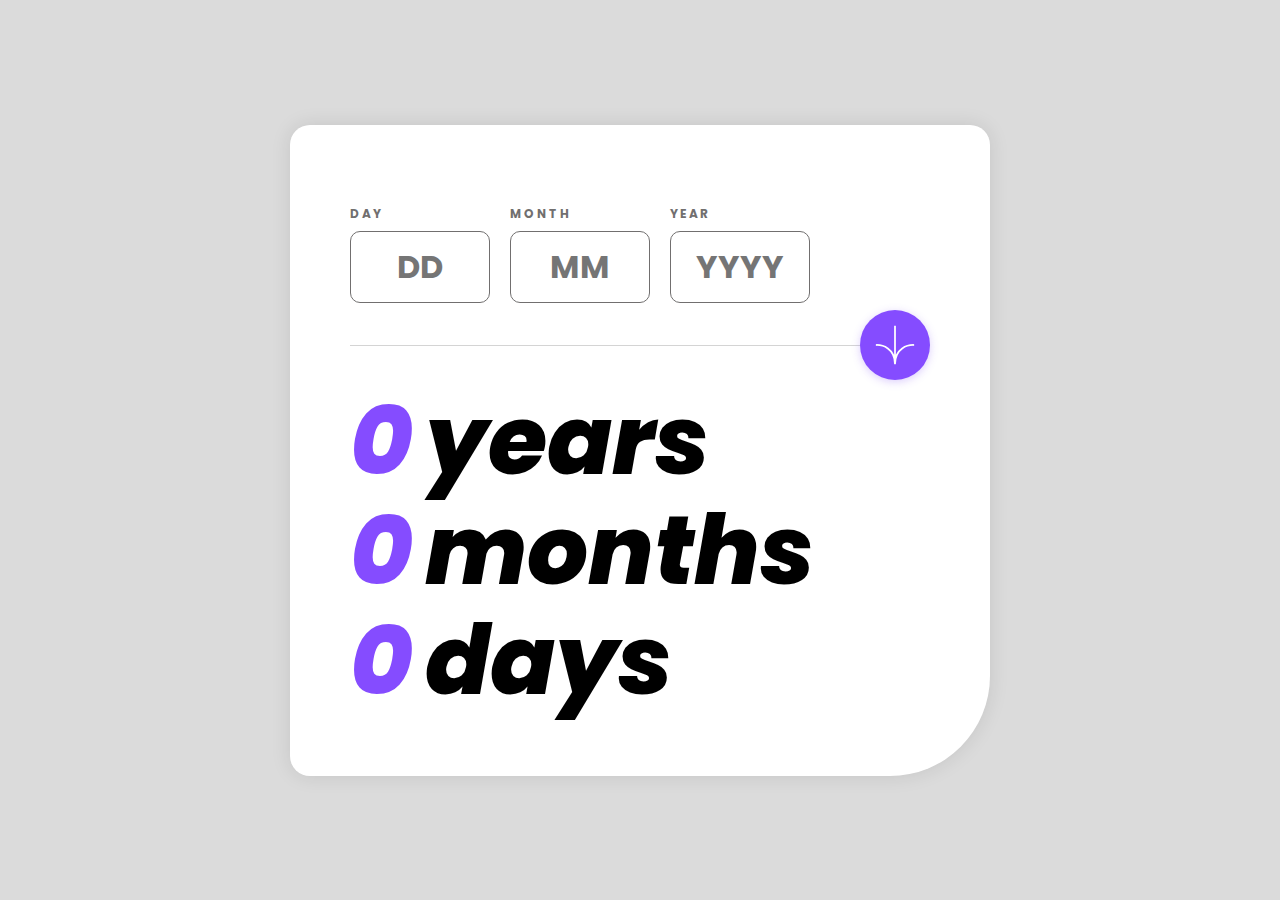
<file: index.html>
<!DOCTYPE html>
<html lang="en">
<head>
  <meta charset="UTF-8">
  <meta name="viewport" content="width=device-width, initial-scale=1.0"> <!-- displays site properly based on user's device -->
  <link rel="stylesheet" href="assets/style/bootstrap.min.css">
  <link rel="stylesheet" href="assets/style/style.css">
  <link rel="icon" type="image/png" sizes="32x32" href="./assets/images/favicon-32x32.png">
  
  <title>Frontend Mentor | Age calculator app</title>



<body>
  <div class="container"> <!--This div contains the container of the page-->
      <div class="container-input"> <!--This div contains the input fields-->
        <div class="inputs-row">
          <div class="day">
            <label for="day">DAY</label>
            <input type="number" min="01" max="31" id="day" placeholder="DD" class="custom-input">
            <span class="error-message" id="day-error"></span>
          </div>
          <div class="month">
            <label for="month">MONTH</label>
            <input type="number" min="01" max="12" id="month" placeholder="MM" class="custom-input">
            <span class="error-message" id="month-error"></span>
          </div>
          <div class="year">
            <label for="year">YEAR</label>
            <input type="number" max="2025" id="year" placeholder="YYYY" class="custom-input">
            <span class="error-message" id="year-error"></span>
          </div>
        </div>
        <div class="divider-container">
          <div class="divider-line"></div>
          <button id="calculate"><img src="assets/images/icon-arrow.svg" alt="arrow"></button>
        </div>
      </div>
      
      <div class="result-container"> <!--This div contains the result of the calculation-->
        <div class="result result-years">
          <p id="years"><span id="years-value" class="value">0</span><span class="unit"> years</span></p>
        </div>
        <div class="result result-months">
          <p id="months"><span id="months-value" class="value">0</span><span class="unit"> months</span></p>
        </div>
        <div class="result result-days">
          <p id="days"><span id="days-value" class="value">0</span><span class="unit"> days</span></p>
        </div>
      </div>
  </div>

  <script src="assets/script/script.js"></script>
</body>
</html>
</file>
<file: assets/style/style.css>
:root {
    --evidence-color: hsl(259, 100%, 65%);
    --error-color: hsl(0, 100%, 67%);
    --black-font-color: hsl(0, 0%, 0%);
    --outline-color: hsl(0, 1%, 44%);
    --background-color: hsl(0, 0%, 86%);
    --white-background-color: hsl(0, 100%, 100%);
}
@font-face {
    font-family: 'Poppins';
    src: url('../fonts/Poppins-Regular.ttf') format('truetype');
    font-weight: 400;
    font-style: normal;
}
@font-face {
    font-family: 'Poppins';
    src: url('../fonts/Poppins-Bold.ttf') format('truetype');
    font-weight: 700;
    font-style: normal;
}
@font-face {
    font-family: 'Poppins';
    src: url('../fonts/Poppins-ExtraBold.ttf') format('truetype');
    font-weight: 800;
    font-style: normal;
}
@font-face {
    font-family: 'Poppins';
    src: url('../fonts/Poppins-ExtraBoldItalic.ttf') format('truetype');
    font-weight: 800;
    font-style: italic;
}

body {
    font-family: 'Poppins', sans-serif;
    font-size: 16px;
    font-weight: 400;
    background-color: var(--background-color);
    color: var(--black-font-color);
    margin: 0;
    padding: 20px;
    min-height: 100vh;
    display: grid;
    place-items: center;
    box-sizing: border-box;
}
.container {
    background-color: var(--white-background-color);
    padding: 40px;
    border-radius: 20px 20px 100px 20px;
    box-shadow: 0 0 20px 0 rgba(0, 0, 0, 0.1);
    min-height: 600px;
    width: 100%;
    max-width: 700px;
    box-sizing: border-box;
}
/*Configuration and syle of the input fields*/
.container-input ::-webkit-inner-spin-button, 
.container-input ::-webkit-outer-spin-button {
    -webkit-appearance: none;
    margin: 0;
}
.container-input {
    margin: 40px 20px;
    position: relative;
}

.inputs-row {
    display: flex;
    gap: 20px;
    align-items: flex-end;
}

/*Label styling*/
.container-input label {
    font-size: 12px;
    font-weight: 700;
    color: var(--outline-color);
    letter-spacing: 2px;
    text-transform: uppercase;
    margin-bottom: 8px;
    display: block;
}

/*Configuration and style of the input fields*/
.custom-input{
    font-size: 32px;
    font-weight: 700;
    color: var(--black-font-color);
    border: 1px solid var(--outline-color);
    border-radius: 10px;
    padding: 12px 16px;
    width: 100%;
    height: 72px;
    margin-bottom: 0;
    text-align: center;
    transition: all 0.3s ease;
    outline: none;
    box-sizing: border-box;
}

.custom-input:hover {
    border-color: var(--evidence-color);
    cursor: pointer;
}

.custom-input:focus {
    border-color: var(--evidence-color);
    border-width: 2px;
    box-shadow: 0 0 0 3px rgba(139, 92, 246, 0.1);
}

.custom-input.error {
    border-color: var(--error-color);
    border-width: 2px;
}

.custom-input.error:focus {
    border-color: var(--error-color);
    box-shadow: 0 0 0 3px rgba(255, 0, 0, 0.1);
}

.error-message {
    display: block;
    color: var(--error-color);
    font-size: 11px;
    font-weight: 400;
    font-style: italic;
    margin-top: 4px;
    min-height: 18px;
    line-height: 1.4;
}

.divider-container {
    position: relative;
    display: flex;
    align-items: center;
    width: 100%;
    margin-top: 20px;
}

.divider-line {
    width: 100%;
    height: 1px;
    background-color: var(--outline-color);
    opacity: 0.3;
    flex: 1;
}

/*Configuration and style of the button*/
#calculate{
   border-radius: 50%;
   background-color: var(--evidence-color);
   padding: 10px;
   width: 70px;
   height: 70px;
   border: none;
   cursor: pointer;
   transition: all 0.3s ease;
   box-shadow: 0 2px 8px rgba(139, 92, 246, 0.3);
   display: flex;
   align-items: center;
   justify-content: center;
   position: absolute;
   right: 0;
   top: 50%;
   transform: translateY(-50%);
   z-index: 10;
}

#calculate:hover {
    background-color: var(--black-font-color);
    transform: scale(1.05);
    box-shadow: 0 4px 12px rgba(0, 0, 0, 0.2);
}

#calculate:active {
    transform: scale(0.95);
    box-shadow: 0 1px 4px rgba(0, 0, 0, 0.2);
}

#calculate img {
    width: 40px;
    height: 40px;
}

.result{
    font-size: 96px;
    font-weight: 800;
    color: var(--black-font-color);
    border-radius: 10px;
    padding: 0;
    width: 100%;
    margin-bottom: 0;
    display: flex;
    align-items: center;
    justify-content: start;
    line-height: 1.1;
    min-height: 110px;
}

.result p {
    margin: 0;
    padding: 0;
    display: flex;
    align-items: baseline;
    gap: 12px;
}

.value{
    color: var(--evidence-color);
    transition: all 0.3s ease;
    display: inline-block;
    font-size: 96px;
    font-weight: 800;
    font-style: italic;
    line-height: 1;
    font-family: 'Poppins', sans-serif;
}

.unit {
    color: var(--black-font-color);
    font-size: 96px;
    font-weight: 800;
    font-style: italic;
    line-height: 1;
    font-family: 'Poppins', sans-serif;
}

.value.animate {
    animation: numberPop 0.5s ease;
}

@keyframes numberPop {
    0% {
        transform: scale(1);
    }
    50% {
        transform: scale(1.2);
    }
    100% {
        transform: scale(1);
    }
}

.result-container {
    margin-top: 40px;
    padding: 0 20px 20px 20px;
}

.day, .month, .year {
    flex: 0 0 auto;
    width: 140px;
    position: relative;
}
</file>
